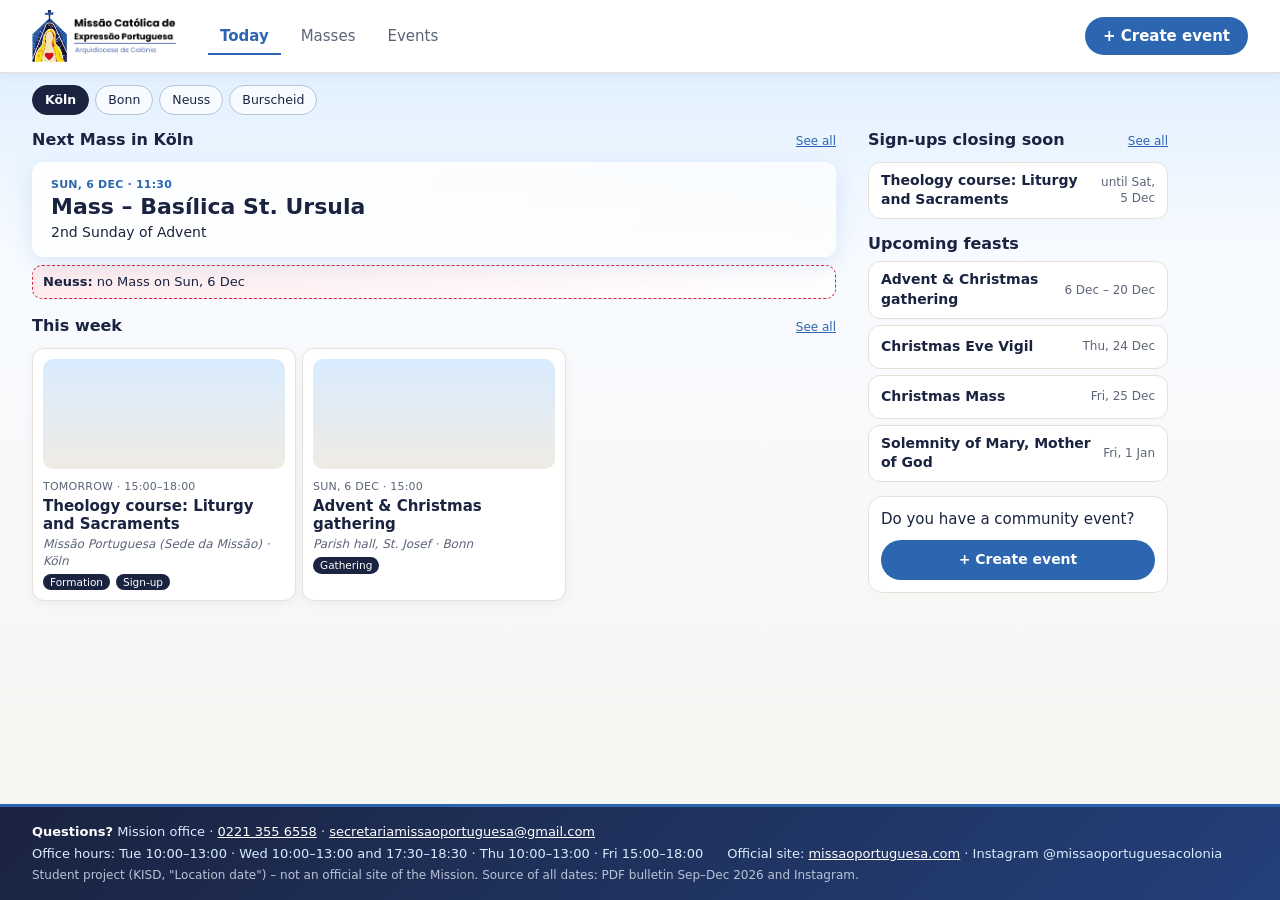
<file: location-date/index.html>
<!doctype html>
<html lang="en">
<head>
<meta charset="utf-8">
<meta name="viewport" content="width=device-width, initial-scale=1">
<title>Today · Missão Católica Portuguesa Köln</title>
<link rel="stylesheet" href="style.css">
</head>
<body data-page="index">
<header class="site-header">
  <a class="site-name brand" href="index.html" aria-label="Missão Católica de Expressão Portuguesa – Arquidiocese de Colónia (home)">
    <img src="img/logo-symbol.png" alt="" width="27" height="40">
    <img class="brand-word" src="img/logo-text.png" alt="" width="434" height="153">
  </a>
  <nav class="main-nav" aria-label="Main menu">
    <a href="index.html" data-nav="index">Today</a>
    <a href="masses.html" data-nav="masses">Masses</a>
    <a href="events.html" data-nav="events">Events</a>
    <a href="create.html" data-nav="create" class="nav-create">+ Create<span class="desk-only">&nbsp;event</span></a>
  </nav>
</header>
<main id="app"><p class="loading">Loading…</p></main>
<footer class="site-footer" id="footer"></footer>
<script src="app.js"></script>
</body>
</html>
</file>
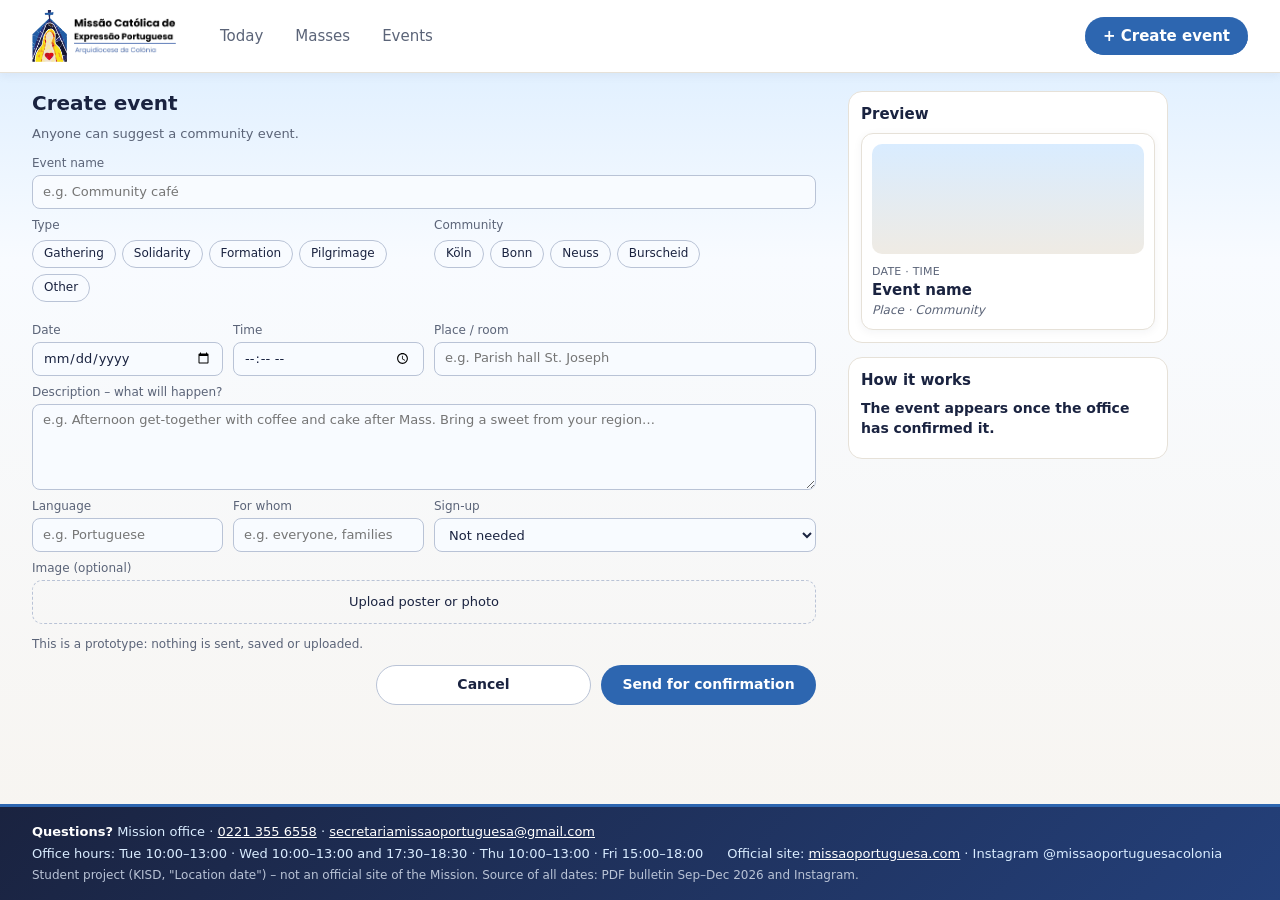
<file: location-date/create.html>
<!doctype html>
<html lang="en">
<head>
<meta charset="utf-8">
<meta name="viewport" content="width=device-width, initial-scale=1">
<title>Create · Missão Católica Portuguesa Köln</title>
<link rel="stylesheet" href="style.css">
</head>
<body data-page="create">
<header class="site-header">
  <a class="site-name brand" href="index.html" aria-label="Missão Católica de Expressão Portuguesa – Arquidiocese de Colónia (home)">
    <img src="img/logo-symbol.png" alt="" width="27" height="40">
    <img class="brand-word" src="img/logo-text.png" alt="" width="434" height="153">
  </a>
  <nav class="main-nav" aria-label="Main menu">
    <a href="index.html" data-nav="index">Today</a>
    <a href="masses.html" data-nav="masses">Masses</a>
    <a href="events.html" data-nav="events">Events</a>
    <a href="create.html" data-nav="create" class="nav-create">+ Create<span class="desk-only">&nbsp;event</span></a>
  </nav>
</header>
<main id="app"><p class="loading">Loading…</p></main>
<footer class="site-footer" id="footer"></footer>
<script src="app.js"></script>
</body>
</html>
</file>
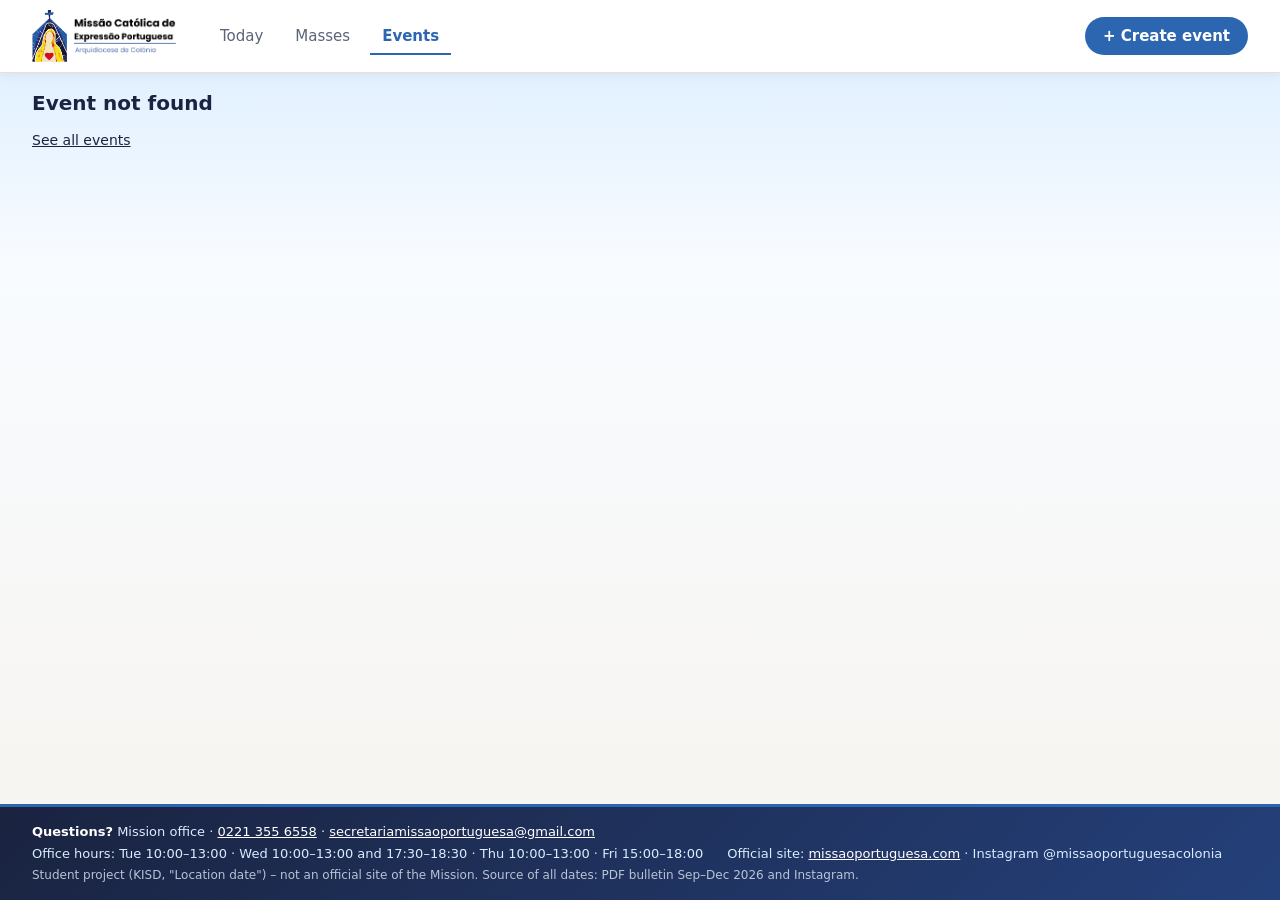
<file: location-date/event.html>
<!doctype html>
<html lang="en">
<head>
<meta charset="utf-8">
<meta name="viewport" content="width=device-width, initial-scale=1">
<title>Event · Missão Católica Portuguesa Köln</title>
<link rel="stylesheet" href="style.css">
</head>
<body data-page="event">
<header class="site-header">
  <a class="site-name brand" href="index.html" aria-label="Missão Católica de Expressão Portuguesa – Arquidiocese de Colónia (home)">
    <img src="img/logo-symbol.png" alt="" width="27" height="40">
    <img class="brand-word" src="img/logo-text.png" alt="" width="434" height="153">
  </a>
  <nav class="main-nav" aria-label="Main menu">
    <a href="index.html" data-nav="index">Today</a>
    <a href="masses.html" data-nav="masses">Masses</a>
    <a href="events.html" data-nav="events">Events</a>
    <a href="create.html" data-nav="create" class="nav-create">+ Create<span class="desk-only">&nbsp;event</span></a>
  </nav>
</header>
<main id="app"><p class="loading">Loading…</p></main>
<footer class="site-footer" id="footer"></footer>
<script src="app.js"></script>
</body>
</html>
</file>
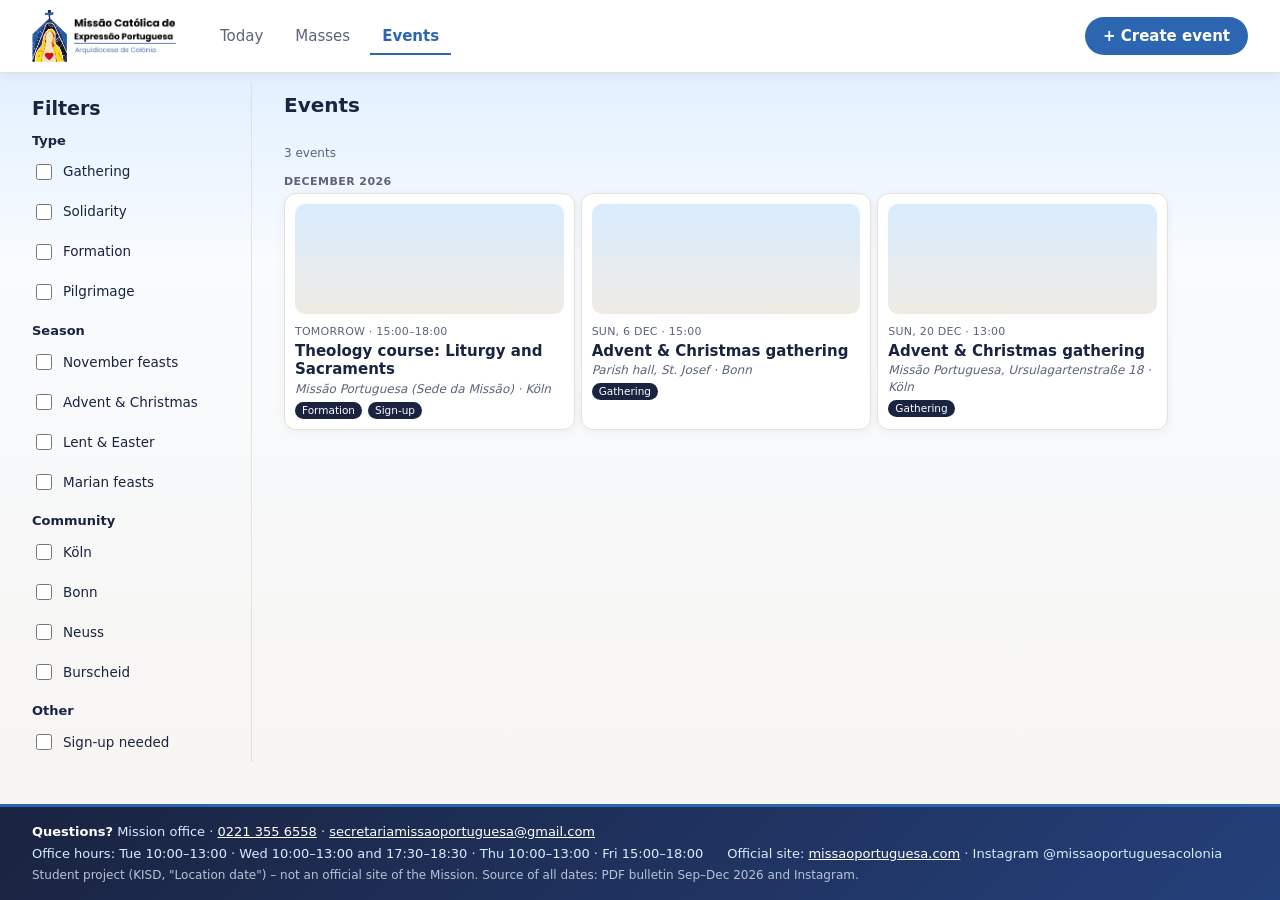
<file: location-date/events.html>
<!doctype html>
<html lang="en">
<head>
<meta charset="utf-8">
<meta name="viewport" content="width=device-width, initial-scale=1">
<title>Events · Missão Católica Portuguesa Köln</title>
<link rel="stylesheet" href="style.css">
</head>
<body data-page="events">
<header class="site-header">
  <a class="site-name brand" href="index.html" aria-label="Missão Católica de Expressão Portuguesa – Arquidiocese de Colónia (home)">
    <img src="img/logo-symbol.png" alt="" width="27" height="40">
    <img class="brand-word" src="img/logo-text.png" alt="" width="434" height="153">
  </a>
  <nav class="main-nav" aria-label="Main menu">
    <a href="index.html" data-nav="index">Today</a>
    <a href="masses.html" data-nav="masses">Masses</a>
    <a href="events.html" data-nav="events">Events</a>
    <a href="create.html" data-nav="create" class="nav-create">+ Create<span class="desk-only">&nbsp;event</span></a>
  </nav>
</header>
<main id="app"><p class="loading">Loading…</p></main>
<footer class="site-footer" id="footer"></footer>
<script src="app.js"></script>
</body>
</html>
</file>
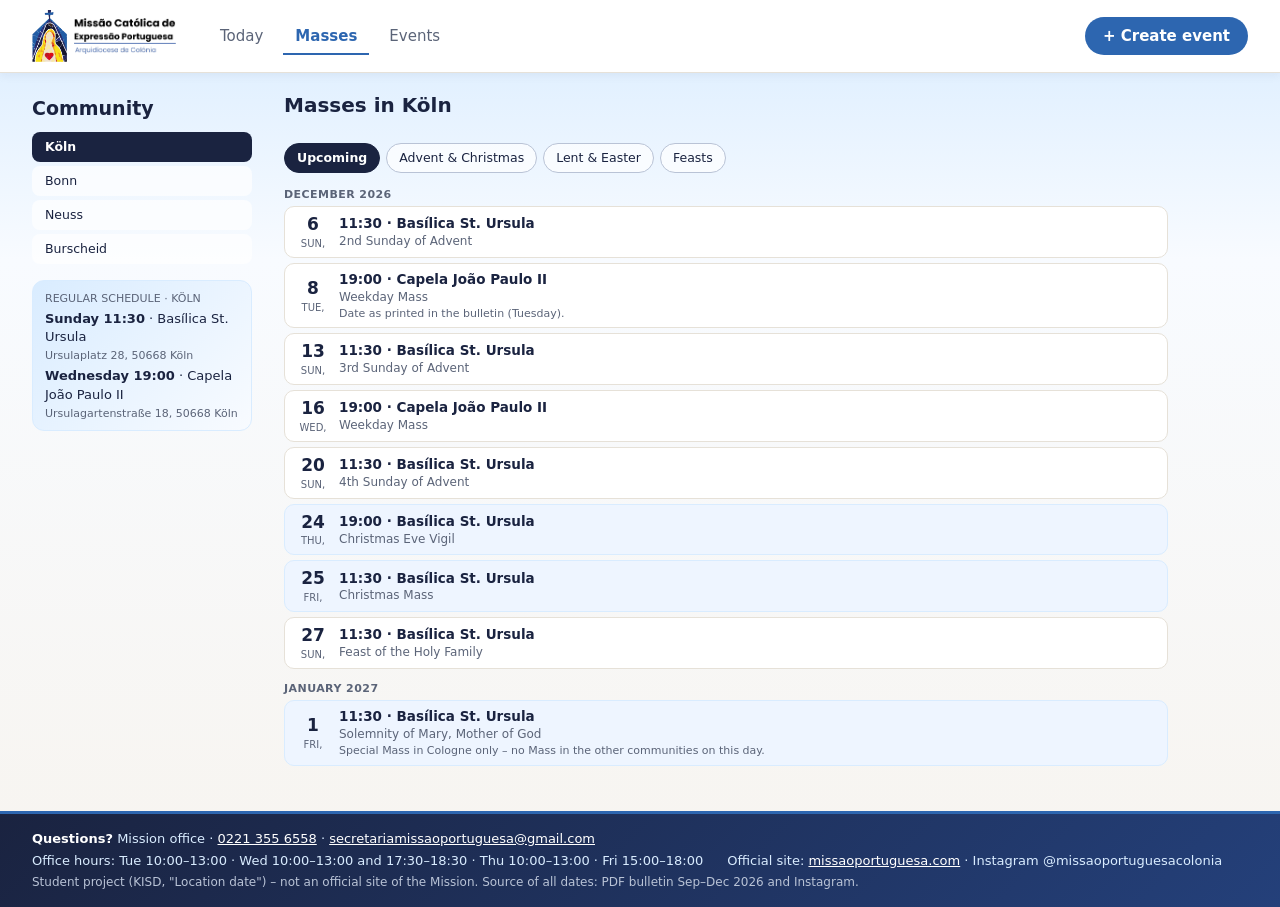
<file: location-date/masses.html>
<!doctype html>
<html lang="en">
<head>
<meta charset="utf-8">
<meta name="viewport" content="width=device-width, initial-scale=1">
<title>Masses · Missão Católica Portuguesa Köln</title>
<link rel="stylesheet" href="style.css">
</head>
<body data-page="masses">
<header class="site-header">
  <a class="site-name brand" href="index.html" aria-label="Missão Católica de Expressão Portuguesa – Arquidiocese de Colónia (home)">
    <img src="img/logo-symbol.png" alt="" width="27" height="40">
    <img class="brand-word" src="img/logo-text.png" alt="" width="434" height="153">
  </a>
  <nav class="main-nav" aria-label="Main menu">
    <a href="index.html" data-nav="index">Today</a>
    <a href="masses.html" data-nav="masses">Masses</a>
    <a href="events.html" data-nav="events">Events</a>
    <a href="create.html" data-nav="create" class="nav-create">+ Create<span class="desk-only">&nbsp;event</span></a>
  </nav>
</header>
<main id="app"><p class="loading">Loading…</p></main>
<footer class="site-footer" id="footer"></footer>
<script src="app.js"></script>
</body>
</html>
</file>
<file: location-date/style.css>
/* style.css — grey prototype (AGENTS.md: system font, greys only, no images/icons). Mobile first. */

:root {
  --ink: #111; --mid: #555; --soft: #767676; --line: #bbb;
  --fill: #ececec; --fill-2: #d6d6d6; --fill-3: #c4c4c4; --dark: #3a3a3a; --bg: #fff;
}
* { box-sizing: border-box; }
html { -webkit-text-size-adjust: 100%; }
body {
  margin: 0; background: var(--bg); color: var(--ink);
  font: 16px/1.4 system-ui, -apple-system, "Segoe UI", Roboto, sans-serif;
  padding-bottom: 72px; /* room for the bottom menu */
}
a { color: inherit; }
:focus-visible { outline: 3px solid var(--ink); outline-offset: 2px; }
.visually-hidden { position: absolute; width: 1px; height: 1px; overflow: hidden; clip: rect(0 0 0 0); white-space: nowrap; }

/* Show/hide by screen size */
@media (max-width: 899px) {
  .desk-only { display: none !important; }
  .desk-h { position: absolute; width: 1px; height: 1px; overflow: hidden; clip: rect(0 0 0 0); }
}
@media (min-width: 900px) {
  .mobile-only { display: none !important; }
}

/* Header + main menu (bottom bar on phones) */
.site-header { padding: 12px 16px 4px; }
.site-name { font-weight: 700; text-decoration: none; font-size: 15px; }
.main-nav {
  position: fixed; left: 0; right: 0; bottom: 0; z-index: 10;
  display: grid; grid-template-columns: repeat(4, 1fr);
  background: var(--fill); border-top: 1px solid var(--line);
}
.main-nav a {
  min-height: 60px; display: flex; align-items: center; justify-content: center;
  text-decoration: none; color: var(--mid); font-size: 14px;
}
.main-nav a[aria-current="page"] { color: var(--ink); font-weight: 700; text-decoration: underline; text-underline-offset: 4px; }
.main-nav .nav-create { font-weight: 700; color: var(--ink); }

main { padding: 0 16px 24px; max-width: 1200px; }
h1 { font-size: 26px; margin: 8px 0 12px; }
h2 { font-size: 19px; margin: 0; }
.month { font-size: 13px; text-transform: uppercase; letter-spacing: .04em; color: var(--mid); margin: 18px 0 6px; }
section { margin-top: 18px; }
.sec-head { display: flex; justify-content: space-between; align-items: baseline; gap: 12px; margin-bottom: 8px; }
.sec-head a { font-size: 14px; padding: 10px 0; }
small, .small { font-size: 13px; color: var(--mid); }
.when { text-transform: uppercase; letter-spacing: .02em; }
.sub { color: var(--mid); margin: 0 0 12px; }
.empty { color: var(--mid); background: var(--fill); border-radius: 10px; padding: 12px; }
.nc { color: var(--mid); font-style: italic; }
.box { border: 1.5px solid var(--line); border-radius: 14px; padding: 14px; margin-top: 14px; }
.box-h { font-size: 15px; margin-bottom: 8px; }
.box p { margin: 0 0 8px; }

/* Grey placeholder box (stands in for a picture; no image is loaded) */
.ph { display: block; background: var(--fill-2); flex: none; }

/* Chips: one row, scrolls sideways */
.chips {
  display: flex; gap: 8px; overflow-x: auto; margin: 0 -16px 10px; padding: 2px 16px;
  scrollbar-width: none;
}
.chips::-webkit-scrollbar { display: none; }
.chip {
  flex: none; min-height: 44px; padding: 0 14px; border-radius: 22px; font: inherit; font-size: 14px;
  border: 1.5px solid var(--soft); background: var(--bg); color: var(--ink); cursor: pointer;
}
.chip[aria-pressed="true"] { background: var(--dark); border-color: var(--dark); color: #fff; font-weight: 600; }

/* Next Mass */
.hero { background: var(--fill-3); border-radius: 14px; padding: 16px; display: flex; flex-direction: column; gap: 4px; }
.hero small { color: #2b2b2b; }
.hero-title { font-size: 22px; line-height: 1.2; }
.hero.is-off { background: var(--bg); border: 2px dashed var(--mid); }
.hero.is-off .hero-title { text-decoration: line-through; }
.hero-note { color: var(--ink); }
.after { margin: 8px 0 0; }
.badge { align-self: flex-start; font-size: 13px; font-weight: 700; padding: 3px 10px; border-radius: 12px; background: var(--ink); color: #fff; }

.alerts { border: 2px dashed var(--mid); border-radius: 12px; padding: 10px 12px; margin-top: 10px; background: var(--fill); }
.alerts ul { margin: 0; padding: 0; list-style: none; font-size: 15px; }
.alerts li + li { margin-top: 4px; }

/* Event cards — phone: circle on the left */
.cards { list-style: none; margin: 0; padding: 0; display: grid; gap: 8px; }
.card {
  display: grid; grid-template-columns: 56px 1fr; gap: 12px; align-items: center;
  padding: 12px 14px; min-height: 44px; background: var(--fill); border-radius: 14px; text-decoration: none;
}
.card .ph { width: 56px; height: 56px; border-radius: 50%; }
.card-body { display: flex; flex-direction: column; gap: 2px; min-width: 0; }
.card b { font-size: 17px; line-height: 1.25; }
.card .meta { color: var(--mid); font-size: 14px; font-style: italic; }
.tags { display: flex; flex-wrap: wrap; gap: 6px; margin-top: 4px; }
.tags em, .tag { font-style: normal; font-size: 12px; background: var(--fill-2); color: var(--ink); border-radius: 10px; padding: 2px 8px; }

.rows { list-style: none; margin: 0; padding: 0; }
.rows a { display: flex; justify-content: space-between; gap: 12px; align-items: center; min-height: 48px; padding: 10px 14px; background: var(--fill); border-radius: 12px; text-decoration: none; margin-bottom: 6px; }
.rows small { max-width: 45%; text-align: right; }
.rows small.nowrap { white-space: nowrap; max-width: none; }
.create-box h2 { font-size: 15px; font-weight: 400; margin-bottom: 10px; }

/* Masses */
.page-title { margin-top: 8px; }
.regular { background: var(--fill-2); border-radius: 14px; padding: 12px 14px; margin-bottom: 12px; }
.regular p { margin: 6px 0 0; }
.regular span { font-size: 13px; color: var(--mid); }
.mass-list { list-style: none; margin: 0; padding: 0; }
.mass-row { display: flex; gap: 12px; align-items: center; background: var(--fill); border-radius: 12px; padding: 10px 12px; margin-bottom: 6px; }
.mass-row.is-special { background: var(--fill-2); }
.mass-row.is-off { background: var(--bg); border: 2px dashed var(--mid); }
.mass-row.is-off .mass-text b { text-decoration: line-through; color: var(--mid); }
.mass-date { width: 42px; flex: none; text-align: center; display: flex; flex-direction: column; font-size: 12px; color: var(--mid); text-transform: uppercase; }
.mass-date b { font-size: 22px; color: var(--ink); }
.mass-text { flex: 1; display: flex; flex-direction: column; }
.mass-text span { font-size: 14px; color: var(--mid); }

/* Events filters */
.toggle { display: flex; gap: 10px; align-items: center; min-height: 44px; }
.toggle input, .check input { width: 22px; height: 22px; accent-color: var(--dark); flex: none; }
.count { color: var(--mid); font-size: 14px; margin: 4px 0 0; }
.filters h2 { font-size: 19px; }
.filters fieldset { border: 0; padding: 0; margin: 14px 0 0; }
.filters legend { font-weight: 700; font-size: 14px; padding: 0; margin-bottom: 2px; }
.check { display: flex; gap: 10px; align-items: center; min-height: 44px; font-size: 15px; cursor: pointer; }

/* Event page */
.crumb { margin: 4px 0; font-size: 14px; color: var(--mid); }
.crumb a { display: inline-block; padding: 10px 0; color: var(--ink); }
.ph-big { height: 180px; border-radius: 14px; margin: 4px 0 12px; }
.ph-map { height: 140px; border-radius: 10px; margin: 8px 0 12px; display: flex; align-items: center; justify-content: center; font-size: 13px; color: var(--mid); }
.layout-event h1 { margin-top: 2px; }
.warn { border: 2px dashed var(--mid); border-radius: 10px; padding: 10px 12px; background: var(--fill); }
.facts { display: grid; grid-template-columns: 1fr 1fr; gap: 8px; margin: 14px 0; }
.facts div { background: var(--fill); border-radius: 10px; padding: 10px; }
.facts dt { font-size: 12px; color: var(--mid); }
.facts dd { margin: 2px 0 0; font-weight: 600; font-size: 14px; overflow-wrap: anywhere; }
.prog { border-collapse: collapse; width: 100%; }
.prog th, .prog td { text-align: left; border-bottom: 1px solid var(--line); padding: 8px 4px; }
.actions { display: grid; gap: 8px; margin: 16px 0 0; }
.share-msg { min-height: 1.4em; margin: 6px 0 0; }
.layout-event .col-side .box { border: 0; padding: 0; }

.btn {
  display: flex; align-items: center; justify-content: center; min-height: 48px; width: 100%;
  border-radius: 24px; border: 0; background: var(--dark); color: #fff; font: inherit; font-weight: 700;
  text-decoration: none; cursor: pointer;
}
.btn-2 { background: var(--bg); color: var(--ink); border: 1.5px solid var(--soft); }

/* Create form */
.field { display: flex; flex-direction: column; gap: 4px; font-size: 14px; color: var(--mid); margin: 0 0 12px; border: 0; padding: 0; min-width: 0; }
.field legend { padding: 0; margin-bottom: 4px; }
input, select, textarea { font: inherit; color: var(--ink); min-height: 44px; padding: 8px 10px; border: 1.5px solid var(--soft); border-radius: 10px; background: var(--bg); width: 100%; }
.chips-wrap { flex-wrap: wrap; overflow: visible; margin: 0; padding: 0; }
.chip-r { cursor: pointer; }
.chip-r input { position: absolute; opacity: 0; width: 1px; height: 1px; min-height: 0; padding: 0; border: 0; }
.chip-r span {
  display: inline-flex; align-items: center; min-height: 44px; padding: 0 14px; border-radius: 22px;
  border: 1.5px solid var(--soft); background: var(--bg); color: var(--ink); font-size: 14px;
}
.chip-r input:checked + span { background: var(--dark); border-color: var(--dark); color: #fff; font-weight: 600; }
.chip-r input:focus-visible + span { outline: 3px solid var(--ink); outline-offset: 2px; }
.grid-3 { display: grid; grid-template-columns: 1fr 1fr; column-gap: 10px; }
.grid-3 > :last-child { grid-column: 1 / -1; }
.upload {
  display: flex; align-items: center; justify-content: center; min-height: 56px; padding: 8px 12px;
  border: 1.5px dashed var(--soft); border-radius: 10px; color: var(--ink); text-align: center; cursor: pointer;
}
.upload:focus-within { outline: 3px solid var(--ink); outline-offset: 2px; }
.hint { font-size: 13px; color: var(--mid); }
.error { border: 2px solid var(--ink); border-radius: 10px; padding: 10px; font-weight: 600; }
.form-actions { display: grid; grid-template-columns: 1fr 1fr; gap: 10px; margin-top: 8px; }
.card-static { background: var(--fill); }
.thanks-card { max-width: 360px; }

.site-footer { background: var(--fill); padding: 16px; font-size: 14px; }
.site-footer p { margin: 0 0 6px; }

/* Compact density (v1.0): closer to the wireframe, most of each page visible on the first screen.
   Touch targets ≥ 24 px (WCAG 2.2 AA) with spacing between them. */
body { font-size: 14px; padding-bottom: 60px; }
.site-header { padding: 10px 16px 2px; }
.site-name { font-size: 13px; }
.main-nav a { min-height: 52px; font-size: 12px; }
h1 { font-size: 20px; margin: 6px 0 8px; }
h2 { font-size: 16px; }
section { margin-top: 14px; }
.sec-head { margin-bottom: 6px; }
.sec-head a { font-size: 12px; padding: 6px 0; }
small, .small { font-size: 12px; }
.month { font-size: 11px; margin: 12px 0 4px; }
.sub { font-size: 13px; }
.empty { padding: 10px; font-size: 13px; }

.chips { gap: 6px; margin-bottom: 8px; }
.chip { min-height: 30px; padding: 0 12px; border-radius: 15px; font-size: 12.5px; border-width: 1px; }

.hero { padding: 10px 12px; border-radius: 12px; gap: 2px; }
.hero small { font-size: 11px; }
.hero-title { font-size: 17px; }
.hero .badge { font-size: 11px; }
.alerts { padding: 7px 10px; margin-top: 8px; border-width: 1.5px; border-radius: 10px; }
.alerts ul { font-size: 13px; }
.alerts li + li { margin-top: 1px; }
.after { font-size: 13px; margin-top: 6px; }

.cards { gap: 6px; }
.card { grid-template-columns: 48px 1fr; gap: 10px; padding: 8px 12px; border-radius: 12px; }
.card .ph { width: 48px; height: 48px; }
.card small { font-size: 11px; }
.card b { font-size: 15px; }
.card .meta { font-size: 12px; }
.tags { margin-top: 2px; }
.tags em, .tag { font-size: 10.5px; padding: 1px 7px; }
.rows a { min-height: 40px; padding: 8px 12px; font-size: 13px; }

.regular { padding: 8px 12px; font-size: 13px; margin-bottom: 8px; border-radius: 12px; }
.regular small { font-size: 11px; }
.regular p { margin-top: 3px; }
.regular span { font-size: 11px; }
.mass-row { padding: 6px 12px; gap: 10px; margin-bottom: 5px; border-radius: 10px; }
.mass-row.is-off { border-width: 1.5px; }
.mass-date { width: 32px; font-size: 10px; }
.mass-date b { font-size: 17px; }
.mass-text b { font-size: 13.5px; }
.mass-text span { font-size: 12px; }
.mass-text small { font-size: 11px; }
.badge { font-size: 11px; padding: 2px 8px; }

.toggle { min-height: 32px; font-size: 13px; }
.toggle input, .check input { width: 18px; height: 18px; }
.count { font-size: 12px; }

.crumb { font-size: 12px; }
.crumb a { padding: 4px 0; }
.ph-big { height: 140px; border-radius: 12px; margin-bottom: 8px; }
.warn { padding: 7px 10px; font-size: 13px; border-width: 1.5px; }
.facts { grid-template-columns: repeat(3, 1fr); gap: 6px; margin: 10px 0; }
.facts div { padding: 7px 8px; }
.facts dt { font-size: 10.5px; }
.facts dd { font-size: 12px; }
.btn { min-height: 40px; border-radius: 20px; font-size: 14px; }
.actions { gap: 6px; margin-top: 12px; }

.field { font-size: 12px; margin-bottom: 8px; gap: 3px; }
input, select, textarea { min-height: 34px; padding: 6px 10px; font-size: 13px; border-width: 1px; border-radius: 8px; }
.chip-r span { min-height: 28px; padding: 0 11px; font-size: 12px; border-width: 1px; border-radius: 14px; }
.upload { min-height: 44px; font-size: 13px; }
.hint { font-size: 12px; }
.box { padding: 12px; }
.site-footer { font-size: 12px; padding: 12px 16px; }

/* v1.0 step 1b: swipe rows (Create › Type, Today › This week), 3 fact boxes */
.facts { grid-template-columns: repeat(3, 1fr); }
.chips-scroll { flex-wrap: nowrap; overflow-x: auto; margin: 0 -16px; padding: 2px 16px; }
@media (max-width: 899px) {
  .cards-scroll { display: flex; gap: 8px; overflow-x: auto; margin: 0 -16px; padding: 0 16px 4px; scroll-snap-type: x mandatory; scroll-padding-inline: 16px; scrollbar-width: none; }
  .cards-scroll::-webkit-scrollbar { display: none; }
  .cards-scroll > li { flex: 0 0 46%; scroll-snap-align: start; display: flex; }
  .cards-scroll .card { flex: 1; display: flex; flex-direction: column; align-items: stretch; gap: 6px; padding: 8px; }
  .cards-scroll .card .ph { width: 100%; height: 64px; border-radius: 8px; }
}

/* Desktop (≥ 900 px): menu moves to the top, content in columns */
@media (min-width: 900px) {
  body { padding-bottom: 0; }
  .site-header { display: flex; align-items: center; gap: 32px; padding: 16px 32px; border-bottom: 1px solid var(--line); }
  .site-name { font-size: 16px; }
  .main-nav { position: static; display: flex; gap: 8px; background: none; border: 0; flex: 1; }
  .main-nav a { min-height: 38px; padding: 0 12px; font-size: 15px; }
  .main-nav .nav-create, .main-nav .nav-create[aria-current="page"] { margin-left: auto; background: var(--dark); color: #fff; border-radius: 22px; padding: 0 18px; }
  main { padding: 16px 32px 40px; }
  .chips { margin: 0 0 10px; padding: 2px 0; flex-wrap: wrap; }

  /* Two-column layouts */
  .layout { display: grid; column-gap: 32px; align-items: start; }
  .layout-today { grid-template-columns: minmax(0, 1fr) 300px; }
  .layout-event, .layout-create { grid-template-columns: minmax(0, 1fr) 320px; }
  .layout-masses, .layout-events { grid-template-columns: 220px minmax(0, 1fr); grid-template-rows: auto 1fr; }
  .layout-masses .page-title, .layout-events .page-title { grid-column: 2; grid-row: 1; }
  .layout-masses .col-side, .layout-events .col-side { grid-column: 1; grid-row: 1 / span 2; padding-top: 12px; }
  .layout-masses .col-main, .layout-events .col-main { grid-column: 2; }
  .layout-events .col-side { border-right: 1px solid var(--line); padding-right: 16px; }
  .col-side > section:first-child, .col-main > section:first-child { margin-top: 0; }
  .layout-today .col-side { padding-top: 0; }

  /* Event cards — desktop: rectangle on top, 3 per row */
  .cards { grid-template-columns: repeat(3, minmax(0, 1fr)); }
  .cards > li { display: flex; }
  .card { flex: 1; display: flex; flex-direction: column; align-items: stretch; gap: 10px; padding: 10px; }
  .card .ph { width: 100%; height: 110px; border-radius: 10px; }

  .hero { padding: 14px 18px; }
  .hero-title { font-size: 22px; }
  .rows a { min-height: 44px; padding: 8px 12px; font-size: 14px; }
  .rows small { font-size: 12px; }

  /* Masses: community list as a vertical menu */
  .layout-masses .col-side h2 { font-size: 19px; margin-bottom: 8px; }
  .layout-masses .col-side .chips { flex-direction: column; flex-wrap: nowrap; gap: 4px; overflow: visible; }
  .layout-masses .col-side .chip { border-radius: 8px; border-color: transparent; text-align: left; }
  .layout-masses .col-side .chip:hover { border-color: var(--soft); }
  .layout-masses .col-side .regular { margin-top: 14px; }

  /* Event page */
  .ph-big { height: 300px; }
  .layout-event .col-side .box { border: 1.5px solid var(--line); padding: 14px; }
  .layout-event .col-side .box:first-child { margin-top: 4px; }
  .box-when { line-height: 1.5; }
  .facts { grid-template-columns: repeat(3, 1fr); }
  .actions { margin-top: 0; }
  .actions .btn { min-height: 44px; }

  /* Create form */
  .grid-2 { display: grid; grid-template-columns: 1fr 1fr; column-gap: 20px; }
  .grid-3 { grid-template-columns: 1fr 1fr 2fr; }
  .grid-3 > :last-child { grid-column: auto; }
  .form-actions { max-width: 440px; margin-left: auto; }
  .layout-create .col-side { padding-top: 8px; }

  .site-footer { display: flex; flex-wrap: wrap; gap: 4px 24px; padding: 16px 32px; font-size: 13px; }
  .site-footer p { margin: 0; }
}


/* ===== Visual design v1.0 — "Pedra & Luz" (variant B, chosen). Tokens in DESIGN-TOKENS.md ===== */
/* Variant B — "Pedra & Luz" (stone & light): airy sky gradient, light stone, blue accent */
:root{--ink:#1A2340;--mid:#5B6478;--soft:#B9C3D6;--line:#E6E1D8;--fill:#FFFFFF;--fill-2:#EFEBE4;--fill-3:#D9ECFF;--dark:#1A2340;--bg:#F8FBFF;--stone:#EFEBE4}
body{background:linear-gradient(180deg,#D9ECFF 0%,#F8FBFF 260px,#F7F4EF 100%) fixed}
.site-header{background:transparent}

h1,h2{color:#1A2340}
.hero{background:linear-gradient(120deg,rgba(255,255,255,.9),rgba(255,255,255,.65));backdrop-filter:blur(8px);border:1px solid rgba(255,255,255,.9);box-shadow:0 8px 24px rgba(59,120,200,.15)}
.hero small{color:#2D66B0;font-weight:700}
.chip{background:rgba(255,255,255,.7);border-color:#B9C3D6;color:#1A2340}
.chip[aria-pressed="true"]{background:#1A2340;border-color:#1A2340;color:#fff}
.alerts{background:#fff;border:1.5px dashed #D7263D;color:#1A2340}
.card{background:#fff;border:1px solid #E6E1D8;box-shadow:0 2px 10px rgba(26,35,64,.05)}
.card .ph{background:linear-gradient(180deg,#D9ECFF,#EFEBE4)}
.tags em{background:#EFEBE4;color:#1A2340}
.rows a{background:#fff;border:1px solid #E6E1D8}
.badge{background:#D7263D}
.sec-head a{color:#2D66B0}
.main-nav{background:rgba(255,255,255,.92);backdrop-filter:blur(8px);border-top:1px solid #E6E1D8}
.main-nav a[aria-current="page"]{color:#2D66B0;text-decoration:none;font-weight:700;box-shadow:inset 0 3px 0 #2D66B0}
@media(min-width:900px){.main-nav{background:none;backdrop-filter:none;border:0}.main-nav a[aria-current="page"]{box-shadow:inset 0 -2px 0 #2D66B0}.site-header{border-bottom:1px solid #E6E1D8;background:rgba(255,255,255,.6)}.main-nav .nav-create{background:#2D66B0!important}}
.site-footer{background:#EFEBE4;color:#1A2340}
.box{border-color:#E6E1D8;background:#fff}
.btn{background:#2D66B0}

/* Header: white bar, logo centred on phones, stays on top while scrolling */
.site-header{position:sticky;top:0;z-index:20;background:#fff;border-bottom:1px solid #E6E1D8;box-shadow:0 2px 10px rgba(26,35,64,.06);padding:8px 16px;display:flex;justify-content:center}
.brand{display:inline-flex;align-items:center;gap:7px;text-decoration:none;color:#1A2340}
.brand img{height:38px;width:auto;display:block}
.brand-text{display:flex;flex-direction:column;line-height:1.15}
.brand-text b{font-size:10px;font-weight:800}
.brand-text small{font-size:8.5px;color:#2D66B0;border-top:1px solid #2D66B0;margin-top:2px;padding-top:1px;align-self:flex-start}
main{padding-top:10px}
@media(min-width:900px){.site-header{justify-content:flex-start;padding:10px 32px;background:#fff}.brand img{height:44px}.brand-text b{font-size:11.5px}.brand-text small{font-size:9.5px}}

/* No grey left: light blue / stone surfaces instead */
.ph{background:linear-gradient(180deg,#D9ECFF,#EFEBE4)}
.regular{background:linear-gradient(135deg,#D9ECFF,#F8FBFF);border:1px solid #D9ECFF}
.mass-row{background:#fff;border:1px solid #E6E1D8}
.mass-row.is-special{background:#EEF5FF;border-color:#D9ECFF}
.mass-row.is-off{background:#fff;border:1.5px dashed #D7263D}
.facts div{background:#fff;border:1px solid #E6E1D8}
.warn{background:#fff;border:1.5px dashed #D7263D}
.empty{background:#fff;border:1px solid #E6E1D8}
.card-static{background:#fff}
.hero.is-off{background:#fff;border:1.5px dashed #D7263D}

/* v1.0 tweaks: red gradient alerts, Create as a pill on mobile, logo symbol larger than its text */
.alerts{background:linear-gradient(135deg,#FDECEE 0%,#FFF7F8 60%,#FFFFFF 100%)}
@media(max-width:899px){
  .main-nav a.nav-create{background:#2D66B0;color:#fff;border-radius:20px;margin:10px 8px;min-height:34px;font-weight:700;text-decoration:none;box-shadow:none}
  .main-nav a.nav-create[aria-current="page"]{background:#1A2340;color:#fff}
}
.brand img{height:46px}
.brand-text b{font-size:9.5px}
.brand-text small{font-size:8px}
@media(min-width:900px){.brand img{height:52px}.brand-text b{font-size:11px}.brand-text small{font-size:9px}}
.btn.btn-2{background:#fff;color:#1A2340;border:1.5px solid #B9C3D6}
/* Logo wordmark image (Mission's own lettering) */
.brand .brand-word{height:31px;width:auto}
@media(min-width:900px){.brand .brand-word{height:36px}}
/* Footer in colour: deep blue gradient from the logo */
.site-footer{background:linear-gradient(135deg,#1A2340 0%,#24407A 100%);color:#D9ECFF;border-top:3px solid #2D66B0}
.site-footer b{color:#fff}
.site-footer a{color:#fff}
.site-footer .small,.site-footer small{color:#B9C3D6}
/* Footer always at the bottom of the window, also on short pages */
body{min-height:100vh;min-height:100dvh;display:flex;flex-direction:column}
main{flex:1 0 auto;width:100%}
/* Cancelled Mass rows, cancelled hero and warnings: same light red gradient as the alerts */
.mass-row.is-off,.hero.is-off,.warn{background:linear-gradient(135deg,#FDECEE 0%,#FFF7F8 60%,#FFFFFF 100%)}

/* Event page map: placeholder with "Show map" button, then Google Maps after a tap */
.ph-map{flex-direction:column;gap:6px;text-align:center;padding:10px}
.ph-map small{font-size:10.5px;color:#5B6478}
.map-btn{font:inherit;font-size:13px;font-weight:700;color:#fff;background:#2D66B0;border:0;border-radius:16px;min-height:32px;padding:0 16px;cursor:pointer}
.map-frame{display:block;width:100%;height:180px;border:0;border-radius:10px;margin:8px 0 12px}
@media(min-width:900px){.map-frame{height:200px}}
/* Event tags in dark blue */
.tags em,.tag{background:#1A2340;color:#fff}
/* Desktop filter checkboxes: compact list */
.check{min-height:26px;font-size:13.5px;gap:8px}
.check input{width:16px;height:16px;accent-color:#1A2340}
.filters fieldset{margin-top:10px}
.filters legend{font-size:13px;margin-bottom:2px}
</file>
